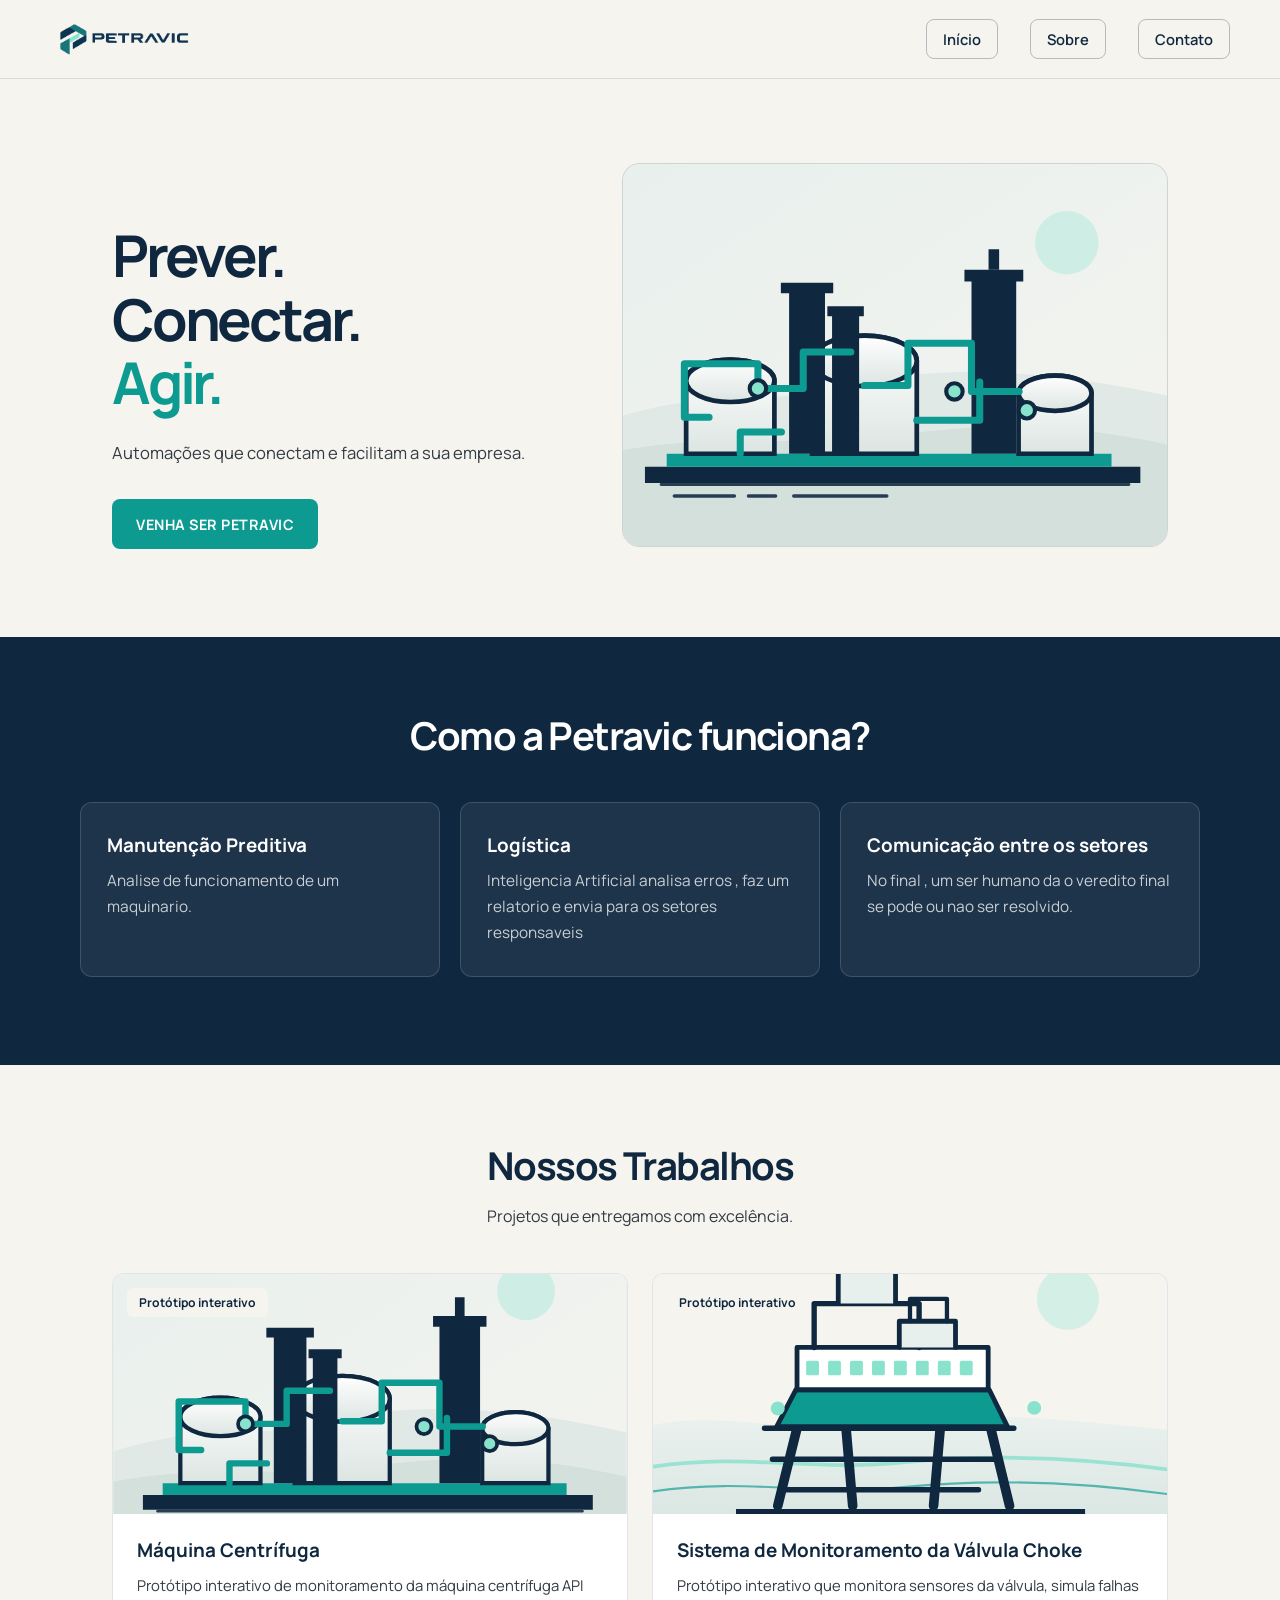
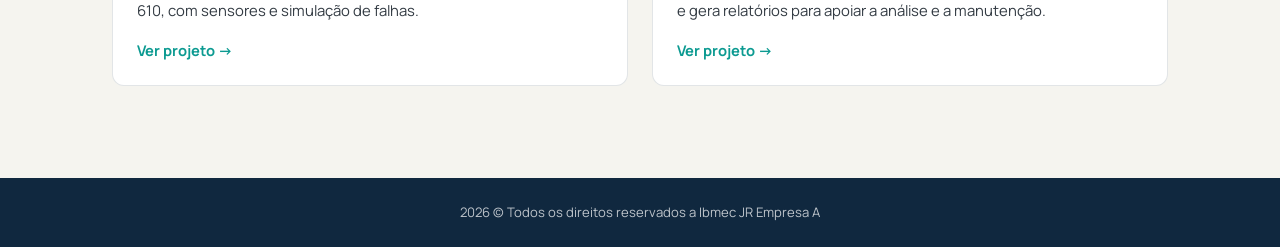
<file: Pagina-Apresentacao/index.html>
<!DOCTYPE html>
<html lang="pt-BR">
<head>
    <meta charset="UTF-8">
    <meta name="viewport" content="width=device-width, initial-scale=1.0">
    <link rel="icon" href="img/petravic-mark.svg" type="image/svg+xml">
    <link rel="stylesheet" href="style.css">
    

    <title>Petravic</title>
</head>
<body>
    <header>
        <div class="header-container">
            <a href="index.html" aria-label="Página inicial da Petravic">
                <img src="img/logo-petravic-png.png" alt="Petravic" class="logo">
            </a>
            <nav aria-label="Navegação principal">
                <ul class="nav-list">
                    <li><a href="index.html" class="nav-inicio" aria-current="page">Início</a></li>
                    <li><a href="sobre.html">Sobre</a></li>
                    <li><a href="contato.html">Contato</a></li>
                </ul>
                <button class="menu-toggle" aria-label="Abrir menu" aria-expanded="false">&#9776;</button>
            </nav>
        </div>
    </header>

    <main>
        <section class="hero">
            <h1>
                <br>Prever. <br>Conectar. <br>
                <span>Agir.</span>
                <br> 
            </h1>
            <p>Automações que conectam e facilitam a sua empresa.</p>
            <a href="#projetos" class="cta-button">VENHA SER PETRAVIC</a>
            <img src="img/refinery.svg" alt="Ilustração de uma refinaria com tanques, tubulações e chaminés" class="hero-img">
        </section>

        <section class="features">
            <h2>Como a Petravic funciona?</h2>
            <p class="features-subtitle"></p>

            <div class="features-grid">
                <div class="feature-card">
                    
                    <h3>Manutenção Preditiva</h3>
                    <p>Analise de funcionamento de um maquinario.</p>
                </div>

                <div class="feature-card">
                    
                    <h3>Logística</h3>
                    <p>Inteligencia Artificial analisa erros , faz um relatorio e envia para os setores responsaveis</p>
                </div>

                <div class="feature-card">
                    
                    <h3>Comunicação entre os setores</h3>
                    <p>No final , um ser humano da o veredito final se pode ou nao ser resolvido.</p>
                </div>
            </div>
        </section>

        <section class="portfolio" id="projetos">
            <h2>Nossos Trabalhos</h2>
            <p class="portfolio-subtitle">Projetos que entregamos com excelência.</p>

            <div class="portfolio-grid">

                <div class="portfolio-card">
                    <div class="portfolio-thumb">
                        <img src="img/refinery.svg" alt="Ilustração de uma instalação industrial de petróleo e gás">
                        <span class="portfolio-tag">Protótipo interativo</span>
                    </div>
                    <div class="portfolio-info">
                        <h3>Máquina Centrífuga</h3>
                        <p>Protótipo interativo de monitoramento da máquina centrífuga API 610, com sensores e simulação de falhas.</p>
                        <a href="../Protótipo-Máquina-Centrífuga-API610/inicio.html" class="portfolio-link">Ver projeto →</a>
                    </div>
                </div>

                <div class="portfolio-card">
                    <div class="portfolio-thumb">
                        <img src="img/offshore-platform.svg" alt="Ilustração de uma plataforma de petróleo offshore">
                        <span class="portfolio-tag">Protótipo interativo</span>
                    </div>
                    <div class="portfolio-info">
                        <h3>Sistema de Monitoramento da Válvula Choke</h3>
                        <p>Protótipo interativo que monitora sensores da válvula, simula falhas e gera relatórios para apoiar a análise e a manutenção.</p>
                        <a href="../Protótipo-Válvula-Choke/index.html" class="portfolio-link">Ver projeto →</a>
                    </div>
                </div>

            </div>
        </section>

    </main>

    <footer>
        <p class="footer-text">2026 &copy; Todos os direitos reservados a Ibmec JR Empresa A</p>
    </footer>

    <script>
        const menuToggle = document.querySelector('.menu-toggle');
        const navList = document.querySelector('.nav-list');

        menuToggle.addEventListener('click', () => {
            const isExpanded = menuToggle.getAttribute('aria-expanded') === 'true';
            navList.classList.toggle('active');
            menuToggle.setAttribute('aria-expanded', String(!isExpanded));
        });
    </script>

</body>
</html>
</file>
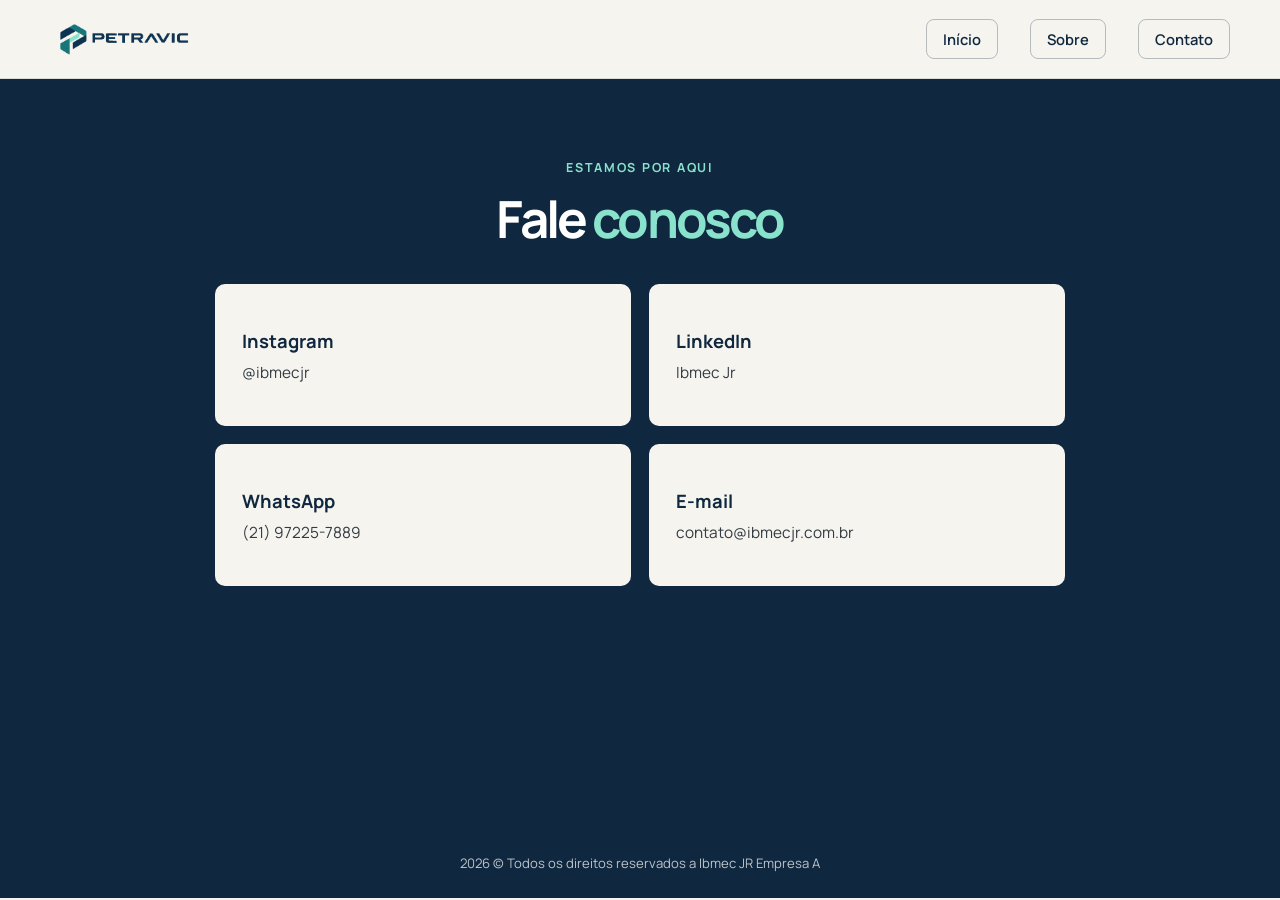
<file: Pagina-Apresentacao/contato.html>
<!DOCTYPE html>
<html lang="pt-BR">
<head>
    <meta charset="UTF-8">
    <meta name="viewport" content="width=device-width, initial-scale=1.0">
    <link rel="icon" href="img/petravic-mark.svg" type="image/svg+xml">
    <link rel="stylesheet" href="style.css">
    <title>Contato | Petravic</title>
</head>
<body>
    <header>
        <div class="header-container">
            <a href="index.html" aria-label="Página inicial da Petravic">
                <img src="img/logo-petravic-png.png" alt="Petravic" class="logo">
            </a>
            <nav aria-label="Navegação principal">
                <ul class="nav-list">
                    <li><a href="index.html" class="nav-inicio">Início</a></li>
                    <li><a href="sobre.html">Sobre</a></li>
                    <li><a href="contato.html" aria-current="page">Contato</a></li>
                </ul>
                <button class="menu-toggle" aria-label="Abrir menu" aria-expanded="false">&#9776;</button>
            </nav>
        </div>
    </header>

    <main class="contact-page">
        <section aria-labelledby="contact-title">
            <div class="contact-heading">
                <p class="about-eyebrow">Estamos por aqui</p>
                <h1 id="contact-title">Fale <span>conosco</span></h1>
            </div>

            <div class="contact-grid">
                <a class="contact-card" href="https://www.instagram.com/ibmecjr/" target="_blank" rel="noopener noreferrer">
                    <h2>Instagram</h2>
                    <p>@ibmecjr</p>
                </a>
                <a class="contact-card" href="https://www.linkedin.com/company/ibmecjr/posts/" target="_blank" rel="noopener noreferrer">
                    <h2>LinkedIn</h2>
                    <p>Ibmec Jr</p>
                </a>
                <a class="contact-card" href="https://wa.me/5521972257889" target="_blank" rel="noopener noreferrer">
                    <h2>WhatsApp</h2>
                    <p>(21) 97225-7889</p>
                </a>
                <a class="contact-card" href="mailto:contato@ibmecjr.com.br">
                    <h2>E-mail</h2>
                    <p>contato@ibmecjr.com.br</p>
                </a>
            </div>
        </section>
    </main>

    <footer>
        <p class="footer-text">2026 &copy; Todos os direitos reservados a Ibmec JR Empresa A</p>
    </footer>

    <script>
        const menuToggle = document.querySelector('.menu-toggle');
        const navList = document.querySelector('.nav-list');

        menuToggle.addEventListener('click', () => {
            const isExpanded = menuToggle.getAttribute('aria-expanded') === 'true';
            navList.classList.toggle('active');
            menuToggle.setAttribute('aria-expanded', String(!isExpanded));
        });
    </script>
</body>
</html>
</file>
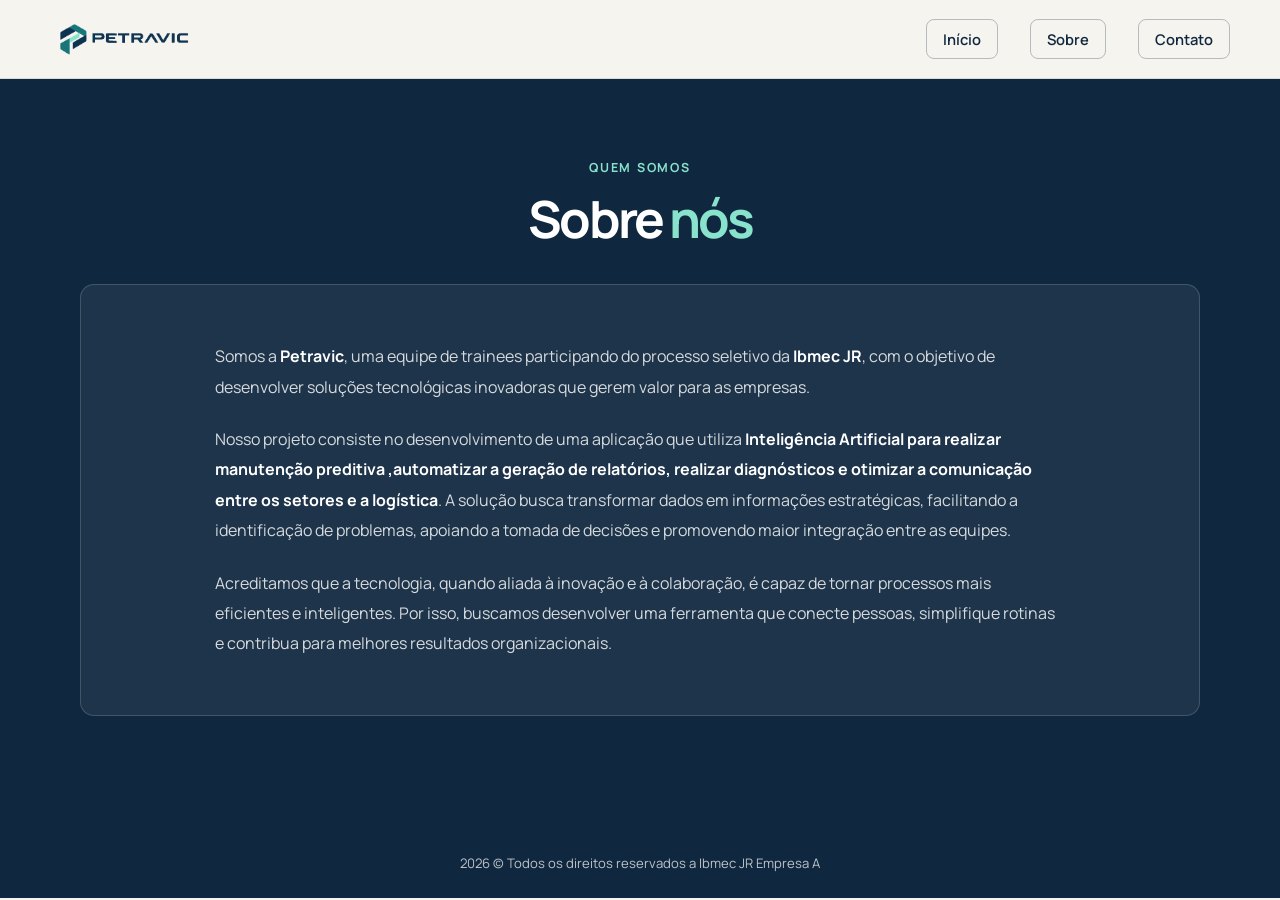
<file: Pagina-Apresentacao/sobre.html>
<!DOCTYPE html>
<html lang="pt-BR">
<head>
    <meta charset="UTF-8">
    <meta name="viewport" content="width=device-width, initial-scale=1.0">
    <link rel="icon" href="img/petravic-mark.svg" type="image/svg+xml">
    <link rel="stylesheet" href="style.css">
    <title>Sobre nós | Petravic</title>
</head>
<body>
    <header>
        <div class="header-container">
            <a href="index.html" aria-label="Página inicial da Petravic">
                <img src="img/logo-petravic-png.png" alt="Petravic" class="logo">
            </a>
            <nav aria-label="Navegação principal">
                <ul class="nav-list">
                    <li><a href="index.html" class="nav-inicio">Início</a></li>
                    <li><a href="sobre.html" aria-current="page">Sobre</a></li>
                    <li><a href="contato.html">Contato</a></li>
                </ul>
                <button class="menu-toggle" aria-label="Abrir menu" aria-expanded="false">&#9776;</button>
            </nav>
        </div>
    </header>

    <main class="about-page">
        <section aria-labelledby="about-title">
            <div class="about-heading">
                <p class="about-eyebrow">Quem somos</p>
                <h1 id="about-title">Sobre <span>nós</span></h1>
            </div>

            <div class="about-panel">
                <div class="about-copy">
                    <p>Somos a <strong>Petravic</strong>, uma equipe de trainees participando do processo seletivo da <strong>Ibmec JR</strong>, com o objetivo de desenvolver soluções tecnológicas inovadoras que gerem valor para as empresas.</p>

                    <p>Nosso projeto consiste no desenvolvimento de uma aplicação que utiliza <strong>Inteligência Artificial para realizar manutenção preditiva ,automatizar a geração de relatórios, realizar diagnósticos e otimizar a comunicação entre os setores e a logística</strong>. A solução busca transformar dados em informações estratégicas, facilitando a identificação de problemas, apoiando a tomada de decisões e promovendo maior integração entre as equipes.</p>

                    <p>Acreditamos que a tecnologia, quando aliada à inovação e à colaboração, é capaz de tornar processos mais eficientes e inteligentes. Por isso, buscamos desenvolver uma ferramenta que conecte pessoas, simplifique rotinas e contribua para melhores resultados organizacionais.</p>
                </div>

            </div>
        </section>
    </main>

    <footer>
        <p class="footer-text">2026 &copy; Todos os direitos reservados a Ibmec JR Empresa A</p>
    </footer>

    <script>
        const menuToggle = document.querySelector('.menu-toggle');
        const navList = document.querySelector('.nav-list');

        menuToggle.addEventListener('click', () => {
            const isExpanded = menuToggle.getAttribute('aria-expanded') === 'true';
            navList.classList.toggle('active');
            menuToggle.setAttribute('aria-expanded', String(!isExpanded));
        });
    </script>
</body>
</html>
</file>
<file: Pagina-Apresentacao/style.css>
@font-face {
    font-family: "Manrope";
    src: url("fonts/Manrope/Manrope-VariableFont_wght.ttf") format("truetype");
    font-style: normal;
    font-weight: 200 800;
    font-display: swap;
}

:root {
    font-family: "Manrope", sans-serif;
    color: #10283F;
    background: #F5F4EF;
    font-synthesis: none;
    text-rendering: optimizeLegibility;
    --color-navy: #10283F;
    --color-off-white: #F5F4EF;
    --color-mineral: #0C9A91;
    --color-mineral-hover: #087D76;
    --color-body: #333B43;
    --content-width: 1120px;
}

*,
*::before,
*::after {
    box-sizing: border-box;
}

html {
    min-width: 320px;
    scroll-behavior: smooth;
}

body {
    min-height: 100vh;
    margin: 0;
    overflow-x: hidden;
    background: var(--color-off-white);
}

button,
a {
    font: inherit;
}

a {
    color: var(--color-mineral);
}

a:focus-visible,
button:focus-visible {
    outline: 3px solid var(--color-mineral);
    outline-offset: 4px;
}

header {
    position: relative;
    z-index: 2;
    padding: 0 50px;
    background: var(--color-off-white);
    border-bottom: 1px solid rgba(16, 40, 63, 0.12);
}

.header-container {
    display: flex;
    align-items: center;
    justify-content: space-between;
    width: 100%;
    height: 78px;
    margin: 0;
}

.logo {
    display: block;
    width: 148px;
    height: 40px;
    object-fit: cover;
    object-position: center 33%;
    border-radius: 2px;
}

nav {
    position: relative;
}

.nav-list {
    display: flex;
    align-items: center;
    gap: 32px;
    margin: 0;
    padding: 0;
    list-style: none;
}

.nav-list a {
    padding: 9px 16px;
    color: var(--color-navy);
    font-size: 0.92rem;
    font-weight: 600;
    text-decoration: none;
    border: 1px solid rgba(16, 40, 63, 0.28);
    border-radius: 8px;
    transition: color 180ms ease, background-color 180ms ease, border-color 180ms ease;
}

.nav-list a:hover {
    color: var(--color-mineral-hover);
    border-color: var(--color-mineral);
}

.nav-list .nav-entrar {
    display: inline-block;
    padding: 10px 20px;
    color: var(--color-navy);
    background: var(--color-off-white);
    border: 1px solid var(--color-navy);
    border-radius: 8px;
}

.nav-list .nav-entrar:hover {
    color: #FFFFFF;
    background: var(--color-navy);
}

.menu-toggle {
    display: none;
    padding: 6px;
    color: var(--color-navy);
    background: none;
    border: 0;
    font-size: 1.6rem;
    cursor: pointer;
}

.hero {
    display: grid;
    grid-template-columns: minmax(0, 0.9fr) minmax(0, 1.1fr);
    align-items: center;
    gap: 32px 64px;
    width: min(100%, var(--content-width));
    margin: 0 auto;
    padding: 82px 32px 88px;
}

h1,
h2,
h3,
p {
    margin-top: 0;
}

h1 {
    margin-bottom: 0;
    color: var(--color-navy);
    font-size: clamp(2.35rem, 4.5vw, 4.1rem);
    font-weight: 700;
    letter-spacing: -0.055em;
    line-height: 1.1;
}

h1 span {
    color: var(--color-mineral);
}

.hero > p {
    max-width: 470px;
    margin: -8px 0 0;
    color: var(--color-body);
    font-size: clamp(1rem, 1.3vw, 1.15rem);
    line-height: 1.75;
}

.cta-button {
    display: inline-flex;
    align-items: center;
    justify-content: center;
    justify-self: start;
    min-height: 50px;
    padding: 12px 24px;
    color: #FFFFFF;
    background: var(--color-mineral);
    border-radius: 8px;
    font-size: 0.9rem;
    font-weight: 700;
    letter-spacing: 0.035em;
    text-decoration: none;
    transition: background-color 180ms ease, transform 180ms ease;
}

.cta-button:hover {
    color: #FFFFFF;
    background: var(--color-mineral-hover);
    transform: translateY(-2px);
}

.hero-img {
    grid-column: 2;
    grid-row: 1 / span 3;
    display: block;
    width: 100%;
    aspect-ratio: 1.42;
    object-fit: cover;
    background: #E8ECE9;
    border: 1px solid rgba(16, 40, 63, 0.12);
    border-radius: 18px;
}

.features {
    padding: 76px max(32px, calc((100% - var(--content-width)) / 2)) 88px;
    color: #FFFFFF;
    background: var(--color-navy);
}

.features > h2,
.portfolio > h2 {
    margin-bottom: 0;
    font-size: clamp(1.8rem, 3vw, 2.55rem);
    font-weight: 700;
    letter-spacing: -0.04em;
    line-height: 1.2;
    text-align: center;
}

.features > h2 {
    color: #FFFFFF;
}

.features-subtitle,
.portfolio-subtitle {
    margin: 14px 0 0;
    font-size: 1rem;
    line-height: 1.7;
    text-align: center;
}

.features-subtitle {
    color: rgba(255, 255, 255, 0.72);
}

.features-grid {
    display: grid;
    grid-template-columns: repeat(3, minmax(0, 1fr));
    gap: 20px;
    max-width: var(--content-width);
    margin: 42px auto 0;
}

.feature-card {
    padding: 30px 26px;
    background: rgba(255, 255, 255, 0.06);
    border: 1px solid rgba(255, 255, 255, 0.15);
    border-radius: 12px;
    transition: border-color 180ms ease, transform 180ms ease;
}

.feature-card:hover {
    border-color: rgba(137, 226, 204, 0.75);
    transform: translateY(-3px);
}

.feature-icon {
    display: inline-block;
    margin-bottom: 22px;
    color: #89E2CC;
    font-size: 0.82rem;
    font-weight: 700;
    letter-spacing: 0.12em;
}

.feature-card h3,
.portfolio-info h3 {
    margin-bottom: 10px;
    font-size: 1.18rem;
    font-weight: 700;
    line-height: 1.35;
}

.feature-card h3 {
    color: #FFFFFF;
}

.feature-card p {
    margin-bottom: 0;
    color: rgba(255, 255, 255, 0.76);
    font-size: 0.96rem;
    line-height: 1.7;
}

.portfolio {
    width: min(100%, var(--content-width));
    margin: 0 auto;
    padding: 78px 32px 92px;
}

.portfolio > h2 {
    color: var(--color-navy);
}

.portfolio-subtitle {
    color: var(--color-body);
}

.portfolio-grid {
    display: grid;
    grid-template-columns: repeat(2, minmax(0, 1fr));
    gap: 24px;
    margin-top: 42px;
}

.portfolio-card {
    overflow: hidden;
    background: #FFFFFF;
    border: 1px solid rgba(16, 40, 63, 0.12);
    border-radius: 12px;
    transition: border-color 180ms ease, transform 180ms ease;
}

.portfolio-card:hover {
    border-color: rgba(12, 154, 145, 0.55);
    transform: translateY(-3px);
}

.portfolio-thumb {
    position: relative;
    overflow: hidden;
    background: #E8ECE9;
}

.portfolio-thumb img {
    display: block;
    width: 100%;
    height: 240px;
    object-fit: cover;
    transition: transform 250ms ease;
}

.portfolio-card:hover .portfolio-thumb img {
    transform: scale(1.025);
}

.portfolio-tag {
    position: absolute;
    top: 14px;
    left: 14px;
    padding: 6px 12px;
    color: var(--color-navy);
    background: var(--color-off-white);
    border-radius: 6px;
    font-size: 0.76rem;
    font-weight: 700;
}

.portfolio-info {
    padding: 24px;
}

.portfolio-info h3 {
    color: var(--color-navy);
}

.portfolio-info p {
    margin-bottom: 0;
    color: var(--color-body);
    font-size: 0.93rem;
    line-height: 1.7;
}

.portfolio-link {
    display: inline-block;
    margin-top: 16px;
    color: var(--color-mineral);
    font-size: 0.92rem;
    font-weight: 700;
    text-decoration: none;
}

.portfolio-link:hover {
    color: var(--color-mineral-hover);
}

.about-page,
.contact-page {
    min-height: calc(100vh - 150px);
    padding: 76px 32px 88px;
    color: #FFFFFF;
    background: var(--color-navy);
}

.about-page > section,
.contact-page > section {
    width: min(100%, var(--content-width));
    margin: 0 auto;
}

.about-heading,
.contact-heading {
    max-width: 760px;
    margin: 0 auto 38px;
    text-align: center;
}

.about-eyebrow {
    display: inline-block;
    margin: 0 0 14px;
    color: #89E2CC;
    font-size: 0.78rem;
    font-weight: 700;
    letter-spacing: 0.14em;
    text-transform: uppercase;
}

.about-heading h1,
.contact-heading h1 {
    color: #FFFFFF;
    font-size: clamp(2.3rem, 4vw, 3.4rem);
}

.about-heading h1 span,
.contact-heading h1 span {
    color: #89E2CC;
}

.about-panel {
    padding: clamp(28px, 5vw, 56px);
    background: rgba(255, 255, 255, 0.06);
    border: 1px solid rgba(255, 255, 255, 0.16);
    border-radius: 14px;
}

.about-copy {
    max-width: 850px;
    margin: 0 auto;
}

.about-copy p {
    margin: 0;
    color: rgba(255, 255, 255, 0.82);
    font-size: clamp(1rem, 1.2vw, 1.08rem);
    line-height: 1.9;
}

.about-copy p + p {
    margin-top: 22px;
}

.about-copy strong {
    color: #FFFFFF;
    font-weight: 700;
}

.about-highlights {
    display: grid;
    grid-template-columns: repeat(3, minmax(0, 1fr));
    gap: 16px;
    margin-top: 36px;
}

.about-highlight {
    display: flex;
    min-height: 112px;
    flex-direction: column;
    align-items: center;
    justify-content: center;
    padding: 20px 12px;
    background: rgba(12, 154, 145, 0.12);
    border: 1px solid rgba(137, 226, 204, 0.28);
    border-radius: 10px;
    text-align: center;
}

.about-highlight strong {
    color: #89E2CC;
    font-size: clamp(1.2rem, 2vw, 1.65rem);
}

.about-highlight span {
    margin-top: 8px;
    color: rgba(255, 255, 255, 0.78);
    font-size: 0.85rem;
}

.contact-grid {
    display: grid;
    grid-template-columns: repeat(2, minmax(0, 1fr));
    gap: 18px;
    max-width: 850px;
    margin: 0 auto;
}

.contact-card {
    display: flex;
    min-height: 142px;
    flex-direction: column;
    justify-content: center;
    padding: 26px;
    color: var(--color-navy);
    background: var(--color-off-white);
    border: 1px solid transparent;
    border-radius: 10px;
    text-decoration: none;
    transition: border-color 180ms ease, transform 180ms ease;
}

.contact-card:hover {
    border-color: #89E2CC;
    transform: translateY(-3px);
}

.contact-card h2 {
    margin-bottom: 8px;
    color: var(--color-navy);
    font-size: 1.15rem;
}

.contact-card p {
    margin: 0;
    color: var(--color-body);
    font-size: 0.96rem;
    overflow-wrap: anywhere;
}

footer {
    padding: 24px 32px;
    color: #FFFFFF;
    background: var(--color-navy);
    text-align: center;
}

.footer-text {
    margin: 0;
    color: rgba(255, 255, 255, 0.72);
    font-size: 0.82rem;
    line-height: 1.6;
}

@media (max-width: 768px) {
    header {
        padding: 0 18px;
    }

    .hero {
        gap: 28px;
        padding: 64px 24px 72px;
    }

    .features {
        padding: 64px 24px 72px;
    }

    .features-grid {
        gap: 14px;
    }

    .feature-card {
        padding: 24px 18px;
    }

    .portfolio {
        padding: 64px 24px 72px;
    }

    .portfolio-thumb img {
        height: 200px;
    }
}

@media (max-width: 600px) {
    header {
        padding: 0 18px;
    }

    .header-container {
        height: 68px;
    }

    .logo {
        width: 132px;
        height: 36px;
    }

    .menu-toggle {
        display: block;
    }

    .nav-list {
        position: absolute;
        top: calc(100% + 1px);
        right: -18px;
        left: -18px;
        display: none;
        align-items: stretch;
        gap: 0;
        padding: 10px 18px 18px;
        background: var(--color-off-white);
        border-bottom: 1px solid rgba(16, 40, 63, 0.12);
    }

    .nav-list.active {
        display: flex;
        flex-direction: column;
    }

    .nav-list li {
        width: 100%;
        text-align: center;
    }

    .nav-list a,
    .nav-list .nav-inicio {
        display: block;
        padding: 13px 16px;
    }

    .nav-list .nav-entrar {
        display: block;
        margin-top: 6px;
        border: 1px solid var(--color-navy);
    }

    .hero {
        grid-template-columns: 1fr;
        gap: 22px;
        padding: 52px 20px 60px;
    }

    h1 {
        font-size: clamp(2.35rem, 10vw, 3.5rem);
    }

    .hero > p {
        margin: 0;
    }

    .hero-img {
        grid-column: 1;
        grid-row: auto;
        aspect-ratio: 1.35;
        border-radius: 12px;
    }

    .features {
        padding: 54px 20px 60px;
    }

    .features-grid,
    .portfolio-grid,
    .contact-grid {
        grid-template-columns: 1fr;
    }

    .features-grid {
        margin-top: 32px;
    }

    .feature-card {
        padding: 24px;
    }

    .portfolio {
        padding: 56px 20px 64px;
    }

    .portfolio-grid {
        gap: 18px;
        margin-top: 32px;
    }

    .portfolio-thumb img {
        height: 210px;
    }

    .about-page,
    .contact-page {
        min-height: calc(100vh - 136px);
        padding: 52px 20px 60px;
    }

    .about-heading,
    .contact-heading {
        margin-bottom: 28px;
    }

    .about-highlights {
        grid-template-columns: 1fr;
        gap: 12px;
        margin-top: 28px;
    }

    .about-highlight {
        min-height: 92px;
    }

    .contact-grid {
        gap: 12px;
    }

    .contact-card {
        min-height: 120px;
        padding: 22px;
    }

    footer {
        padding: 20px;
    }
}

@media (prefers-reduced-motion: reduce) {
    *,
    *::before,
    *::after {
        scroll-behavior: auto !important;
        transition-duration: 0.01ms !important;
    }
}
</file>
